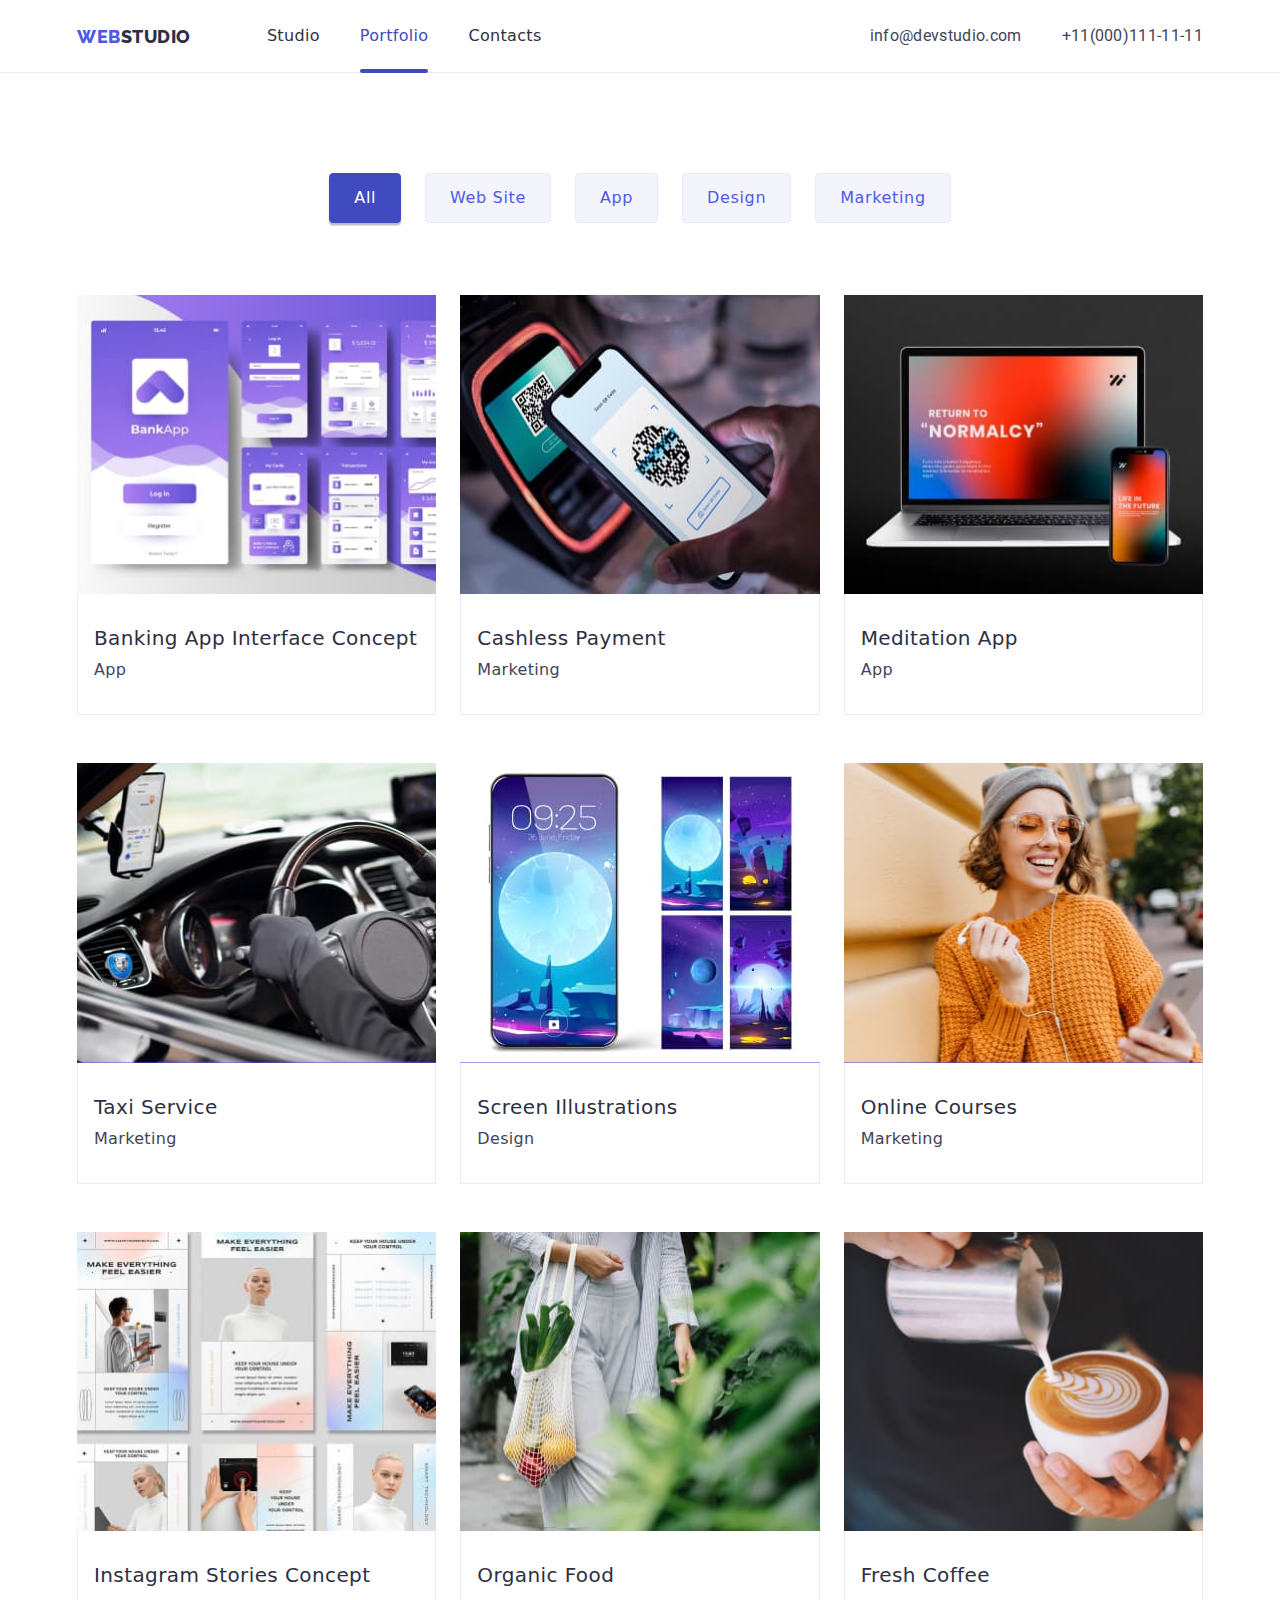
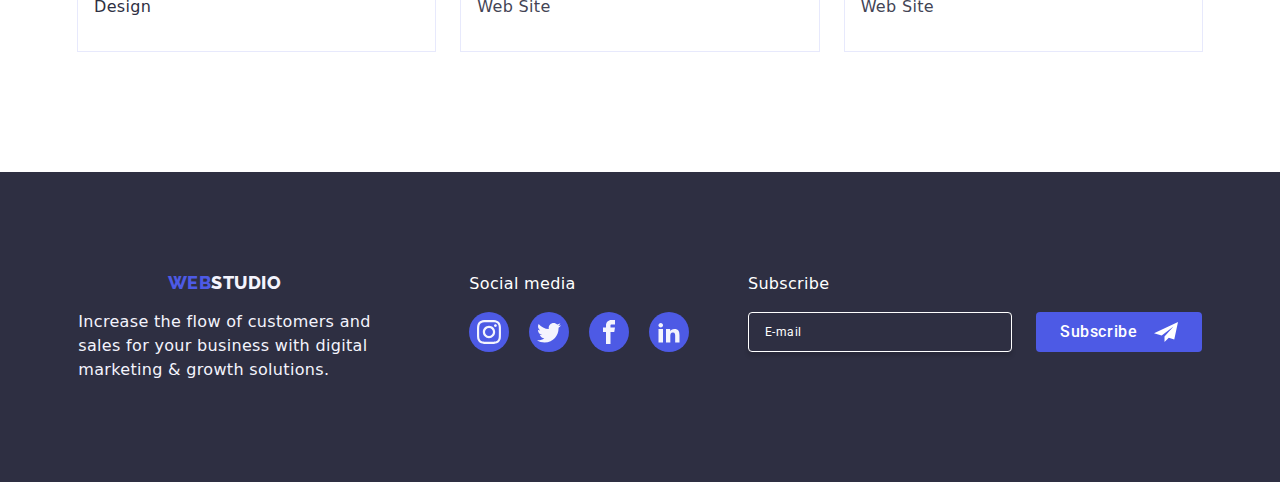
<file: portfolio.html>
<!DOCTYPE html>
<html lang="en">
  <head>
    <meta charset="UTF-8" />
    <meta name="viewport" content="width=device-width, initial-scale=1.0" />
    <title>Portfolio</title>

    <!-- CSS -->
    <link rel="stylesheet" href="./css/styles.css" />

    <!-- FONTS -->
    <link
      href="https://fonts.googleapis.com/css2?family=Raleway:wght@800&family=Roboto:wght@400;500;700;900&display=swap"
      rel="stylesheet"
    />

    <!-- CSS Normalize -->
    <link
      rel="stylesheet"
      href="https://cdnjs.cloudflare.com/ajax/libs/modern-normalize/2.0.0/modern-normalize.min.css"
    />
  </head>
  <body>
    <!-- Header Section -->
    <header class="header">
      <div class="container header-container">
        <nav class="header-nav">
          <a class="header-logo link" href="./portfolio.html">
            <span class="header-logo-web">WEB</span>STUDIO</a
          >
          <ul class="header-list list">
            <li class="header-list-item">
              <a class="header-link link" href="./index.html">Studio</a>
            </li>
            <li class="header-list-item">
              <a class="header-link link current" href="./portfolio.html"
                >Portfolio</a
              >
            </li>
            <li class="header-list-item">
              <a class="header-link link" href="./index.html">Contacts</a>
            </li>
          </ul>
        </nav>

        <address class="header-contacts">
          <ul class="header-contacts-list list">
            <li class="header-contacts-item">
              <a
                class="header-contacts-link link"
                href="mailto:info@devstudio.com"
                >info@devstudio.com</a
              >
            </li>
            <li class="header-contacts-item">
              <a class="header-contacts-link link" href="tel:+110001111111"
                >+11(000)111-11-11</a
              >
            </li>
          </ul>
        </address>

        <!-- Hamburger Menu Open -->
        <button
          class="menu-toggle js-open-menu"
          aria-expanded="false"
          aria-controls="mobile-menu"
        >
          <svg class="menu-icon" width="32" height="32">
            <use href="./images/icons.svg#icon-hamburger-open"></use>
          </svg>
        </button>

        <!-- Hamburger Menu Close Icon and Navigation -->
        <div class="menu-container js-menu-container" id="mobile-menu">
          <!-- Hamburger Menu Close Icon -->
          <button class="menu-toggle hamburger-close-button js-close-menu">
            <svg class="menu-icon" width="32" height="32">
              <use href="./images/icons.svg#icon-hamburger-close"></use>
            </svg>
          </button>

          <!-- Mobile Navigation -->
          <ul class="hamburger-menu-list list">
            <li class="hamburger-menu-item">
              <a class="hamburger-menu-link link" href="./index.html">Studio</a>
            </li>
            <li class="hamburger-menu-item">
              <a
                class="hamburger-menu-link menu-active link"
                href="./portfolio.html"
                >Portfolio</a
              >
            </li>
            <li class="hamburger-menu-item">
              <a class="hamburger-menu-link link" href="#">Contacts</a>
            </li>
          </ul>

          <!-- Mobile Contacts Address -->
          <div class="hamburger-wrapper">
            <address class="hamburger-address">
              <ul class="hamburger-contacts-list list">
                <li class="hamburger-contacts-item">
                  <a
                    class="hamburger-contacts-link highlight link"
                    href="tel:+110001111111"
                    >+11(000)111-11-11</a
                  >
                </li>
                <li class="hamburger-contacts-item">
                  <a
                    class="hamburger-contacts-link link"
                    href="mailto:info@devstudio.com"
                    >info@devstudio.com</a
                  >
                </li>
              </ul>
            </address>

            <!-- Mobile Social list -->
            <ul class="hamburger-social-list list">
              <li class="hamburger-social-item">
                <a
                  class="hamburger-social-link link"
                  href="https://instagram.com"
                  target="_blank"
                  rel="noopener noreferrer"
                >
                  <svg class="hamburger-social-link-box" width="32" height="32">
                    <use href="./images/icons.svg#instagram"></use>
                  </svg>
                </a>
              </li>
              <li class="hamburger-social-item">
                <a
                  class="hamburger-social-link link"
                  href="https://twitter.com"
                  target="_blank"
                  rel="noopener noreferrer"
                >
                  <svg class="hamburger-social-link-box" width="32" height="32">
                    <use href="./images/icons.svg#twitter"></use>
                  </svg>
                </a>
              </li>
              <li class="hamburger-social-item">
                <a
                  class="hamburger-social-link link"
                  href="https://facebook.com"
                  target="_blank"
                  rel="noopener noreferrer"
                >
                  <svg class="hamburger-social-link-box" width="32" height="32">
                    <use href="./images/icons.svg#facebook"></use>
                  </svg>
                </a>
              </li>
              <li class="hamburger-social-item">
                <a
                  class="hamburger-social-link link"
                  href="https://linkedin.com"
                  target="_blank"
                  rel="noopener noreferrer"
                >
                  <svg class="hamburger-social-link-box" width="32" height="32">
                    <use href="./images/icons.svg#linkedin"></use>
                  </svg>
                </a>
              </li>
            </ul>
          </div>
        </div>
      </div>
    </header>

    <!-- Filters Section -->
    <main>
      <section class="section filters-section">
        <div class="container projects-container">
          <ul class="filters-list list">
            <li class="filters-item">
              <button
                class="filters-button filters-active button"
                type="button"
              >
                All
              </button>
            </li>
            <li class="filters-item">
              <button class="filters-button button" type="button">
                Web Site
              </button>
            </li>
            <li class="filters-item">
              <button class="filters-button button" type="button">App</button>
            </li>
            <li class="filters-item">
              <button class="filters-button button" type="button">
                Design
              </button>
            </li>
            <li class="filters-item">
              <button class="filters-button button" type="button">
                Marketing
              </button>
            </li>
          </ul>
          <!-- Services section -->
          <!-- <section class="services-section"> -->
          <ul class="services-list list">
            <li class="services-item">
              <a class="services-link link" href="#">
                <div class="services-link-wrap">
                  <img
                    src="./images/image.jpg"
                    alt="image"
                    width="360"
                    height="300"
                  />
                  <p class="services-link-text">
                    14 Stylish and User-Friendly App Design Concepts · Task
                    Manager App · Calorie Tracker App · Exotic Fruit Ecommerce
                    App · Cloud Storage App
                  </p>
                </div>
                <div class="services-title-wrap">
                  <h3 class="services-title title">
                    Banking App Interface Concept
                  </h3>
                  <p class="services-text text">App</p>
                </div>
              </a>
            </li>
            <li class="services-item">
              <a class="services-link link" href="#">
                <div class="services-link-wrap">
                  <img
                    src="./images/phonebarcode.jpg"
                    alt="phonebarcode"
                    width="360"
                    height="300"
                  />
                  <p class="services-link-text">
                    14 Stylish and User-Friendly App Design Concepts · Task
                    Manager App · Calorie Tracker App · Exotic Fruit Ecommerce
                    App · Cloud Storage App
                  </p>
                </div>
                <div class="services-title-wrap">
                  <h3 class="services-title title">Cashless Payment</h3>
                  <p class="services-text text">Marketing</p>
                </div>
              </a>
            </li>
            <li class="services-item">
              <a class="services-link link" href="#">
                <div class="services-link-wrap">
                  <img
                    src="./images/laptop.jpg"
                    alt="laptop"
                    width="360"
                    height="300"
                  />
                  <p class="services-link-text">
                    14 Stylish and User-Friendly App Design Concepts · Task
                    Manager App · Calorie Tracker App · Exotic Fruit Ecommerce
                    App · Cloud Storage App
                  </p>
                </div>
                <div class="services-title-wrap">
                  <h3 class="services-title title">Meditation App</h3>
                  <p class="services-text text">App</p>
                </div>
              </a>
            </li>
            <li class="services-item">
              <a class="services-link link" href="#">
                <div class="services-link-wrap">
                  <img
                    src="./images/steeringwheel.jpg"
                    alt="steeringwheel"
                    width="360"
                    height="300"
                  />
                  <p class="services-link-text">
                    14 Stylish and User-Friendly App Design Concepts · Task
                    Manager App · Calorie Tracker App · Exotic Fruit Ecommerce
                    App · Cloud Storage App
                  </p>
                </div>
                <div class="services-title-wrap">
                  <h3 class="services-title title">Taxi Service</h3>
                  <p class="services-text text">Marketing</p>
                </div>
              </a>
            </li>
            <li class="services-item">
              <a class="services-link link" href="#">
                <div class="services-link-wrap">
                  <img
                    src="./images/cellphone.jpg"
                    alt="cellphone"
                    width="360"
                    height="300"
                  />
                  <p class="services-link-text">
                    14 Stylish and User-Friendly App Design Concepts · Task
                    Manager App · Calorie Tracker App · Exotic Fruit Ecommerce
                    App · Cloud Storage App
                  </p>
                </div>
                <div class="services-title-wrap">
                  <h3 class="services-title title">Screen Illustrations</h3>
                  <p class="services-text text">Design</p>
                </div>
              </a>
            </li>
            <li class="services-item">
              <a class="services-link link" href="#">
                <div class="services-link-wrap">
                  <img
                    src="./images/happygirl.jpg"
                    alt="happygirl"
                    width="360"
                    height="300"
                  />
                  <p class="services-link-text">
                    14 Stylish and User-Friendly App Design Concepts · Task
                    Manager App · Calorie Tracker App · Exotic Fruit Ecommerce
                    App · Cloud Storage App
                  </p>
                </div>
                <div class="services-title-wrap">
                  <h3 class="services-title title">Online Courses</h3>
                  <p class="services-text text">Marketing</p>
                </div>
              </a>
            </li>
            <li class="services-item">
              <a class="services-link link" href="#">
                <div class="services-link-wrap">
                  <img
                    src="./images/woman.jpg"
                    alt="woman"
                    width="360"
                    height="300"
                  />
                  <p class="services-link-text">
                    14 Stylish and User-Friendly App Design Concepts · Task
                    Manager App · Calorie Tracker App · Exotic Fruit Ecommerce
                    App · Cloud Storage App
                  </p>
                </div>
                <div class="services-title-wrap">
                  <h3 class="services-title title">
                    Instagram Stories Concept
                  </h3>
                  <p>Design</p>
                </div>
              </a>
            </li>
            <li class="services-item">
              <a class="services-link link" href="#">
                <div class="services-link-wrap">
                  <img
                    src="./images/fruitbag.jpg"
                    alt="fruitbag"
                    width="360"
                    height="300"
                  />
                  <p class="services-link-text">
                    14 Stylish and User-Friendly App Design Concepts · Task
                    Manager App · Calorie Tracker App · Exotic Fruit Ecommerce
                    App · Cloud Storage App
                  </p>
                </div>
                <div class="services-title-wrap">
                  <h3 class="services-title title">Organic Food</h3>
                  <p class="services-text text">Web Site</p>
                </div>
              </a>
            </li>
            <li class="services-item">
              <a class="services-link link" href="#">
                <div class="services-link-wrap">
                  <img
                    src="./images/coffee.jpg"
                    alt="coffee"
                    width="360"
                    height="300"
                  />
                  <p class="services-link-text">
                    14 Stylish and User-Friendly App Design Concepts · Task
                    Manager App · Calorie Tracker App · Exotic Fruit Ecommerce
                    App · Cloud Storage App
                  </p>
                </div>
                <div class="services-title-wrap">
                  <h3 class="services-title title">Fresh Coffee</h3>
                  <p class="services-text text">Web Site</p>
                </div>
              </a>
            </li>
          </ul>
        </div>
      </section>
      <!-- </section> -->
    </main>

    <!--Footer-->
    <footer class="footer">
      <div class="footer-container portfolio-footer-container container">
        <div class="footer-logo-wrapper list">
          <!-- <li class="footer-list-item"> -->
          <a href="./index.html" class="footer-logo link">
            <span class="footer-logo-web">WEB</span>STUDIO
          </a>
          <p class="footer-text text">
            Increase the flow of customers and<br />
            sales for your business with digital<br />
            marketing & growth solutions.
          </p>
        </div>
        <div class="footer-socials">
          <p class="footer-socials-text text">Social media</p>
          <ul class="footer-list list">
            <li class="footer-socials-item">
              <a href="#" class="footer-socials-link link">
                <svg class="footer-socials-icon" width="32" height="32">
                  <use href="./images/icons.svg#instagram"></use>
                </svg>
              </a>
            </li>

            <li class="footer-socials-item">
              <a href="#" class="footer-socials-link link">
                <svg class="footer-socials-icon" width="32" height="32">
                  <use href="./images/icons.svg#twitter"></use>
                </svg>
              </a>
            </li>

            <li class="footer-socials-item">
              <a href="#" class="footer-socials-link link">
                <svg class="footer-socials-icon" width="32" height="32">
                  <use href="./images/icons.svg#facebook"></use>
                </svg>
              </a>
            </li>

            <li class="footer-socials-item">
              <a href="#" class="footer-socials-link link">
                <svg class="footer-socials-icon" width="32" height="32">
                  <use href="./images/icons.svg#linkedin"></use>
                </svg>
              </a>
            </li>
          </ul>
        </div>
        <!-- FOOTER FORM -->
        <div class="footer-form-container">
          <form
            class="footer-subscription-form"
            name="subscribe-form"
            autocomplete="on"
          >
            <!-- Email -->
            <label class="footer-form-field">
              <span class="footer-subscription-text"> Subscribe </span>
              <input
                class="footer-form-input"
                type="email"
                name="subscription-email"
                placeholder="E-mail"
                required
              />
            </label>

            <!-- Footer Form Button -->
            <button class="footer-subscription-button" type="submit">
              Subscribe
              <svg class="footer-subscription-icon" width="24" height="24">
                <use href="./images/icons.svg#subscribe-icon"></use>
              </svg>
            </button>
          </form>
        </div>
      </div>
    </footer>

    <!-- MODAL SCRIPT -->
    <script src="./js/modal.js"></script>

    <!-- HAMBURGER MENU SCRIPT -->
    <script src="./js/mobile-menu.js"></script>
  </body>
</html>
</file>
<file: css/styles.css>
/* CSS Variable */
:root {
  --iris-color: #4d5ae5;
  --navyblue-color: #2e2f42;
  --slate-color: #434455;
  --white-color: #ffffff;
  --cloud-color: #f4f4fd;
  --ocean-color: #404bbf;
  --cornflower-color: #e7e9fc;
  --dairy-color: #fcfcfc;
  --lightslate-color: #8e8f99;
}

/* CSS Reset */
p,
h1,
h2,
h3,
h4,
h5,
h6 {
  margin: 0;
}
ul,
ol {
  margin: 0;
  padding: 0;
}
img {
  display: block;
  /* width: 100% --> the image will take up the full width of its parent container */
  width: 100%;
  /* max-width: 100% --> ensures that the image will not exceed its original size */
  max-width: 100%;
  height: auto;
}
/* END of CSS Reset */

.container {
  /* mobile first approah */
  max-width: 428px;
  padding-left: 15px;
  padding-right: 15px;
  margin: 0 auto;
  /* border: 2px solid red; */

  @media screen and (min-width: 768px) {
    max-width: 768px;
    padding: 0 0;
  }

  @media screen and (min-width: 1158px) {
    max-width: 1158px;
  }
}

body {
  font-family: "Roboto", sans-serif;
  font-size: 16px;
  font-style: normal;
  font-weight: 400;
  line-height: 24px;
  letter-spacing: 0.32px;
}
/* Gen. Styles */
.list {
  list-style: none;
  margin: 0;
  padding: 0;
}
.link {
  text-decoration: none;
  color: var(--navyblue-color);
}
.button {
  cursor: pointer;
  background-color: var(--iris-color);
  border-radius: 4px;
  font-size: 16px;
  font-style: normal;
  font-weight: 500;
  line-height: 24px;
  letter-spacing: 0.64px;
  border: none;
  display: flex;
  align-items: center;
}

.section-title {
  font-size: 36px;
  font-style: normal;
  font-weight: 700;
  line-height: 40px;
  letter-spacing: 0.72px;
  text-transform: capitalize;
}
.title {
  font-size: 20px;
  font-weight: 500;
  letter-spacing: 0.4px;
}
/* Header */
.header {
  background-color: var(--white-color);
  border-bottom: 1px solid var(--cornflower-color);
}

.header-container {
  display: flex;
  align-items: center;
  justify-content: space-between;
  height: 70px;

  @media screen and (min-width: 768px) {
    height: 72px;
  }

  @media screen and (min-width: 1158px) {
    height: 72px;
  }
}

.header-nav {
  display: flex;
  align-items: center;
  justify-content: space-between;
}

.header-list {
  display: none;

  @media screen and (min-width: 768px) {
    display: flex;
    margin-left: 120px;
    gap: 40px;

    font-weight: 500;
    font-size: 16px;
    line-height: 24px;
    letter-spacing: 0.02em;
  }

  @media screen and (min-width: 1158px) {
    display: flex;
    gap: 40px;
    margin-left: 76px;

    font-weight: 500;
    font-size: 16px;
    line-height: 24px;
    letter-spacing: 0.02em;
  }
}

.header-logo {
  color: var(--navyblue-color);
  font-family: "Raleway", sans-serif;
  font-size: 18px;
  font-style: normal;
  font-weight: 800;
  line-height: 21px;
  letter-spacing: 0.54px;
  text-transform: uppercase;
  transition: color 250ms cubic-bezier(0.4, 0, 0.2, 1);
  margin-left: 16px;
}
.header-logo:hover,
.header-logo:focus {
  color: var(--iris-color);
}
.header-logo-web {
  color: var(--iris-color);
}

.current {
  position: relative;
  color: var(--ocean-color);
}

.current::after {
  border: 2px solid var(--ocean-color);
  background-color: var(--ocean-color);
  border-radius: 2px;

  content: "";
  height: 4px;
  width: 100%;
  position: absolute;
  left: 0;
  bottom: -2px;
}

.header-link {
  font-weight: 500;
  display: block;
  padding: 24px 0;
  transition: color 250ms cubic-bezier(0.4, 0, 0.2, 1);
  position: relative;
}

.header-link:hover,
.header-link:focus {
  color: var(--ocean-color);
}

.header-link:after {
  content: "";
  position: absolute;
  width: 100%;
  height: 4px;
  bottom: -1px;
  left: 0;
  border-radius: 2px;
  transition: background-color 250ms cubic-bezier(0.4, 0, 0.2, 1),
    border 250ms cubic-bezier(0.4, 0, 0.2, 1);
  border: 2px solid transparent;
}

.header-link:hover:after,
.header-link:focus:after {
  /* bottom: -1px; */
  background-color: var(--ocean-color);
  border: 2px solid var(--ocean-color);
  width: 100%;
}

.header-contacts-list {
  display: none;

  @media screen and (min-width: 768px) {
    display: flex;
    flex-direction: column;
    gap: 12px;
    align-items: flex-end;
    margin-right: 16px;
  }

  @media screen and (min-width: 1158px) {
    display: flex;
    flex-direction: row;
    margin-left: auto;
    gap: 40px;
  }
}

.header-contacts-link {
  display: block;
  font-style: normal;

  color: var(--slate-color);
  transition: color 250ms cubic-bezier(0.4, 0, 0.2, 1);

  @media screen and (min-width: 768px) {
    color: var(--slate-color);
    font-family: Roboto;
    font-size: 12px;
    font-style: normal;
    font-weight: 400;
    line-height: 14px;
    letter-spacing: 0.48px;
  }

  @media screen and (min-width: 1158px) {
    padding: 24px 0;
    color: var(--slate-color);
    font-family: Roboto;
    font-size: 16px;
    font-style: normal;
    font-weight: 400;
    line-height: 24px; /* 150% */
    letter-spacing: 0.32px;
  }
}

.header-contacts-link:hover,
.header-contacts-link:focus {
  color: var(--iris-color);
}

/* Hero section */
.hero {
  background-color: var(--navyblue-color);
  padding: 112px 0;
  background-image: linear-gradient(
      to right,
      rgba(46, 47, 66, 0.7),
      rgba(46, 47, 66, 0.7)
    ),
    url(../images/dark-hero-bg.png), url(../images/hero-bg-m.jpg);
  background-repeat: no-repeat, no-repeat;
  background-position: center, center;
  background-size: cover, cover;

  @media screen and (min-width: 768px) {
    background-image: unset;
  }

  /* Mobile 2x */
  @media (min-device-pixel-ratio: 2),
    (min-resolution: 192dpi),
    (min-resolution: 2dppx) {
    background-image: url(../images/dark-hero-bg.png),
      url(../images/hero-bg-m@2x.jpg),
      linear-gradient(to right, rgba(46, 47, 66, 0.7), rgba(46, 47, 66, 0.7));
  }

  /* Tablet 1x */
  @media screen and (min-width: 768px) {
    padding: 112px 0;
    background-image: url(../images/dark-hero-bg.png),
      url(../images/hero-bg-t.jpg),
      linear-gradient(to right, rgba(46, 47, 66, 0.7), rgba(46, 47, 66, 0.7));

    /* Tablet2x */
    @media (min-device-pixel-ratio: 2),
      (min-resolution: 192dpi),
      (min-resolution: 2dppx) {
      background-image: url(../images/dark-hero-bg.png),
        url(../images/hero-bg-t@2x.jpg),
        linear-gradient(to right, rgba(46, 47, 66, 0.7), rgba(46, 47, 66, 0.7));
    }
  }

  /* Desktop 1x */
  @media screen and (min-width: 1158px) {
    padding: 188px 0;
    background-image: url(../images/dark-hero-bg.png),
      url(../images/hero-bg-d.jpg),
      linear-gradient(to right, rgba(46, 47, 66, 0.7), rgba(46, 47, 66, 0.7));
    background-size: 1440px, 1440px;

    /* Desktop 2x */
    @media (min-device-pixel-ratio: 2),
      (min-resolution: 192dpi),
      (min-resolution: 2dppx) {
      background-image: url(../images/dark-hero-bg.png),
        url(../images/hero-bg-d@2x.jpg),
        linear-gradient(to right, rgba(46, 47, 66, 0.7), rgba(46, 47, 66, 0.7));
    }
  }
}

.hero-container {
  display: flex;
  flex-direction: column;
  align-items: center;
}

.hero-section {
  padding-top: 112px;
  padding-bottom: 112px;

  @media screen and (min-width: 1158px) {
    padding-top: 188px;
    padding-bottom: 188px;
  }
}

.hero-title {
  color: var(--white-color);
  font-size: 36px;
  /* font-size: 56px; */
  font-weight: 700;
  line-height: 60px;
  letter-spacing: 1.12px;
  text-align: center;
  margin-bottom: 48px;

  @media screen and (min-width: 768px) {
    font-size: 56px;
  }
  @media screen and (min-width: 1158px) {
    font-size: 56px;
  }
}

.hero-section-button {
  display: flex;
  align-items: center;
}

.hero-button {
  color: var(--white-color);
  font-family: inherit;
  border: 0;
  box-shadow: 0px 4px 4px 0px rgba(0, 0, 0, 0.15);
  padding: 16px 32px;
  align-items: center;
  gap: 10px;
  transition: background-color 250ms cubic-bezier(0.4, 0, 0.2, 1),
    box-shadow 250ms cubic-bezier(0.4, 0, 0.2, 1);
}

.hero-button:hover,
.hero-button:focus {
  background: var(--ocean-color);
  box-shadow: 0px 4px 4px 0px rgba(0, 0, 0, 0.15);
}

/*  section 2-3*/
.section {
  padding-bottom: 96px;
  padding-top: 96px;
  background-color: var(--white-color);

  @media screen and (min-width: 768px) {
    padding-top: 96px;
    padding-bottom: 96px;
  }

  @media screen and (min-width: 1158px) {
    padding-top: 120px;
    padding-bottom: 120px;
  }
}

.section-list-wrap {
  display: flex;
  flex-direction: column;
}

.feature-list {
  display: flex;
  flex-direction: column;
  gap: 72px;

  @media screen and (min-width: 768px) {
    display: flex;
    flex-direction: row;
    flex-wrap: wrap;
    align-items: center;
    justify-content: center;
    column-gap: 24px;
    row-gap: 72px;
    margin: 0 15px;
  }

  @media screen and (min-width: 1158px) {
    display: flex;
    flex-direction: row;
    flex-wrap: nowrap;
    align-items: center;
    justify-content: center;
    column-gap: 24px;
    row-gap: 0;
    margin: 0 0;
  }
}

.section-list {
  display: flex;
  justify-content: center;
  flex-wrap: wrap;
  gap: 72px;
  text-align: start;
  flex-direction: flex-start;

  @media screen and (min-width: 768px) {
    flex-wrap: wrap;
    row-gap: 64px;
    column-gap: 24px;
    justify-content: space-evenly;
  }

  @media screen and (min-width: 1158px) {
    flex-wrap: nowrap;
    display: flex;
    justify-content: space-evenly;
    gap: 24px;
  }
}

.feature-item {
  width: 100%;

  @media screen and (min-width: 768px) {
    width: calc((100% - 24px) / 2);
  }

  @media screen and (min-width: 1158px) {
    width: calc((100% - 72px) / 4);
  }
}

.section-list-container {
  display: flex;
  justify-content: space-evenly;
}

.section-title {
  color: var(--navyblue-color);
  font-size: 36px;
  font-style: normal;
  font-weight: 700;
  line-height: 40px;
  letter-spacing: 0.72px;
  text-transform: capitalize;
  text-align: center;
  margin-bottom: 72px;
}

.section-no-top-padding {
  display: none;

  @media screen and (min-width: 1158px) {
    display: inherit;
    padding-top: 0;
  }
}

.section-item-title {
  color: var(--navyblue-color);
  justify-content: center;
  text-align: center;

  font-size: 36px;
  font-weight: 700;
  line-height: 40px; /* 111.111% */
  letter-spacing: 0.72px;

  @media screen and (min-width: 768px) {
    text-align: left;
  }

  @media screen and (min-width: 1158px) {
    font-family: Roboto;
    font-size: 20px;
    font-style: normal;
    font-weight: 500;
    line-height: 24px; /* 120% */
    letter-spacing: 0.4px;
    text-align: left;
  }
}

.section-item-text {
  color: var(--slate-color);
  font-family: Roboto;
  font-size: 16px;
  font-style: normal;
  font-weight: 500;
  line-height: 24px; /* 150% */
  letter-spacing: 0.32px;

  @media screen and (min-width: 768px) {
    color: var(--slate-color);
    font-family: Roboto;
    font-size: 16px;
    font-style: normal;
    font-weight: 500;
    line-height: 24px; /* 150% */
    letter-spacing: 0.32px;
  }

  @media screen and (min-width: 1158px) {
    color: var(--slate-color);
    font-family: Roboto;
    font-size: 16px;
    font-style: normal;
    font-weight: 400;
    line-height: 24px; /* 150% */
    letter-spacing: 0.32px;
  }
}

.section-item-name {
  display: flex;
  width: 100%;
  flex-direction: column;
  justify-content: space-evenly;
  align-items: center;
  gap: 8px;
  margin-bottom: 8px;
}

.section-item-position {
  display: flex;
  flex-direction: column;
  justify-content: center;
  align-items: center;
}

.section-list-item {
  background-color: var(--white-color);
  border-radius: 0px 0px 4px 4px;
  box-shadow: 0px 2px 1px 0px rgba(46, 47, 66, 0.08),
    0px 1px 1px 0px rgba(46, 47, 66, 0.16),
    0px 1px 6px 0px rgba(46, 47, 66, 0.08);
}

.feature-svg-box {
  display: none;

  @media screen and (min-width: 1158px) {
    width: 264px;
    height: 112px;
    background-color: var(--cloud-color);
    display: flex;
    justify-content: center;
    align-items: center;
    border-radius: 4px;
    margin-bottom: 8px;
  }
}

.team-social {
  display: flex;
  justify-content: center;
  gap: 24px;
  margin-top: 8px;
}

.team-social-link-box {
  fill: currentColor;
  width: 16px;
  height: 16px;
}

.team-social-link {
  width: 40px;
  height: 40px;
  border-radius: 50%;
  display: flex;
  align-items: center;
  justify-content: center;
  color: var(--cloud-color);
  background-color: var(--iris-color);
  transition: background-color 250ms cubic-bezier(0.4, 0, 0.2, 1);
}

.team-social-link:hover,
.team-social-link:focus {
  background-color: var(--ocean-color);
}

.team-container {
  flex-direction: column;
  justify-content: center;
  align-items: center;
  gap: 32px;
}

.section-item-wrap {
  padding-top: 32px;
  padding-bottom: 32px;
  gap: 32px;
  width: 100%;
  text-align: center;
}

/* section 4 */
.section-grey {
  background-color: var(--cloud-color);
}

.section-item {
  background-color: var(--white-color);
}

.section-item-name {
  color: var(--navyblue-color);
}
.section-item-position {
  color: var(--slate-color);
}

/* Customers section */

.customers-title {
  color: var(--navyblue-color);
  display: flex;
  justify-content: center;
  align-items: center;
}

.customers-list {
  display: flex;
  flex-wrap: wrap;
  justify-content: center;
  column-gap: 16px;
  row-gap: 72px;

  @media screen and (min-width: 768px) {
    display: flex;
    flex-wrap: wrap;
    justify-content: center;
    column-gap: 24px;
    row-gap: 72px;
    margin-left: 15px;
  }

  @media screen and (min-width: 1158px) {
    display: flex;
    flex-wrap: nowrap;
    justify-content: center;
    column-gap: 24px;
    row-gap: 0;
    margin-left: 0;
  }
}

.customers-list-item {
  width: calc((100% - 30px) / 2);
  height: 90px;

  @media screen and (min-width: 768px) {
    width: calc((100% - 150px) / 3);
  }
  @media screen and (min-width: 1158px) {
    width: calc((100% - 150px) / 6);
  }
}

.customers-link {
  width: 100%;
  height: 100%;
  stroke-width: 0;
  stroke: currentColor;
}

.customers-box-svg {
  width: 104px;
  height: 56px;
  fill: currentColor;
}

.customers-box-svg:hover,
.customers-box-svg:focus {
  border-color: var(--ocean-color);
  color: var(--ocean-color);
}

.customers-box {
  width: 168px;
  height: 88px;
  border: 1px solid #8e8f99;
  border-radius: 5px;
  display: flex;
  justify-content: center;
  align-items: center;
  color: #8e8f99;
  transition: border-color 250ms cubic-bezier(0.4, 0, 0.2, 1),
    color 250ms cubic-bezier(0.4, 0, 0.2, 1);
}

.customers-box:hover,
.customers-box:focus {
  border-color: var(--ocean-color);
  color: var(--ocean-color);
}

/* Footer section */
.footer {
  padding: 96px 0;
  background-color: var(--navyblue-color);

  @media screen and (min-width: 768px) {
    padding: 96px 0;
  }

  @media screen and (min-width: 1158px) {
    padding: 100px 0;
  }
}

.footer-container {
  display: flex;
  flex-direction: column;
  flex-wrap: wrap;
  row-gap: 72px;

  @media screen and (min-width: 768px) {
    display: flex;
    flex-direction: row;
    flex-wrap: wrap;
    column-gap: 24px;
    row-gap: 72px;
    padding: 0 70px;
  }

  @media screen and (min-width: 1158px) {
    display: flex;
    flex-direction: row;
    flex-wrap: nowrap;
    justify-content: space-around;
    row-gap: 0;
    padding: 0;
  }
}

.footer-subscription-form {
  display: flex;
  flex-direction: column;
  gap: 16px;

  @media screen and (min-width: 768px) {
    display: flex;
    flex-direction: row;
    justify-content: space-between;

    gap: 24px;
  }

  @media screen and (min-width: 1158px) {
    display: flex;
    flex-direction: row;
    gap: 24px;
  }
}

.footer-subscription-text {
  color: var(--white, #fff);
  font-size: 16px;
  font-weight: 500;
  line-height: 24px;
  letter-spacing: 0.32px;
  display: block;
  text-align: center;

  @media screen and (min-width: 768px) {
    text-align: left;
  }

  @media screen and (min-width: 1158px) {
    text-align: left;
  }
}

.footer-logo {
  color: var(--cloud-color);
  font-family: "Raleway";
  font-size: 18px;
  font-style: normal;
  font-weight: 800;
  line-height: 21px;
  letter-spacing: 0.54px;
  text-transform: uppercase;
  display: block;
  text-align: center;
  transition: color 250ms cubic-bezier(0.4, 0, 0.2, 1);
}

.footer-logo:hover,
.footer-logo:focus {
  color: var(--iris-color);
}
.footer-logo-web {
  color: var(--iris-color);
  /* text-align: center; */
}

.footer-list-item {
  display: block;
  justify-content: center;

  @media screen and (min-width: 1158px) {
    display: flex;
    flex-direction: column;
  }
}

.footer-text {
  color: var(--cloud-color);
  margin-top: 17px;
  display: flex;
  justify-content: center;
  text-align: left;
}

.footer-list {
  display: flex;
  justify-content: center;
  gap: 20px;
  margin-top: 16px;

  @media screen and (min-width: 768px) {
    justify-content: flex-start;
  }

  @media screen and (min-width: 1158px) {
    justify-content: flex-start;
  }
}

.footer-socials-item {
  width: 40px;
  height: 40px;
}

.footer-socials {
  @media screen and (min-width: 1158px) {
    margin-left: 40px;
  }
}

.footer-socials-text {
  color: var(--white-color);
  display: flex;
  justify-content: center;
  font-size: 16px;
  font-weight: 500;
  line-height: 24px;
  letter-spacing: 0.32px;
  text-align: center;

  @media screen and (min-width: 768px) {
    text-align: left;
  }

  @media screen and (min-width: 1158px) {
    text-align: left;
    justify-content: left;
  }
}

.footer-socials-icon {
  width: 24px;
  height: 24px;
  fill: currentColor;
}

.footer-socials-link {
  width: 100%;
  height: 100%;
  display: flex;
  align-items: center;
  justify-content: center;
  color: var(--cloud-color);
  background-color: var(--iris-color);
  border-radius: 50%;
  transition: background-color 250ms cubic-bezier(0.4, 0, 0.2, 1);
}

.footer-socials-link:hover,
.footer-socials-link:focus {
  cursor: pointer;
  background-color: #31d0aa;
}

/* FOOTER FORM */
.footer-form-container {
  @media screen and (min-width: 768px, max-width: 1157px) {
    display: flex;
    flex-direction: row;
    justify-content: left;
    width: 84%;
  }
  @media screen and () {
    display: flex;
    flex-direction: row;
    justify-content: left;
    width: 84%;
  }
}

.footer-form {
  display: flex;
  flex-direction: column;
  gap: 16px;

  @media screen and (min-width: 1158px) {
    display: flex;
    justify-content: flex-start;
    align-items: center;
  }
}

.footer-form-input {
  color: var(--white-color);
  background-color: transparent;
  font-size: 12px;
  font-weight: 400;
  line-height: 24px;
  letter-spacing: 0.48px;
  height: 40px;
  padding: 8px 16px;
  outline: none;
  border-radius: 4px;
  border: 1px solid var(--white, #fff);
  box-shadow: 0px 4px 4px 0px rgba(0, 0, 0, 0.15);
  margin-top: 16px;
  transition: border 250ms cubic-bezier(0.4, 0, 0.2, 1);
  width: 100%;

  @media screen and (min-width: 768px) {
    width: 264px;
  }

  @media screen and (min-width: 1158px) {
    width: 264px;
  }
}

.footer-form-input:hover,
.footer-form-input:focus {
  border: 1px solid var(--ocean-color);
}

.footer-form-input::placeholder {
  color: currentColor;
  font-family: Roboto;
  font-size: 12px;
  font-style: normal;
  font-weight: 400;
  line-height: 24px;
  letter-spacing: 0.48px;
}

.footer-subscription-button {
  border: none;
  border-radius: 4px;
  background: var(--iris-color);
  padding: 8px 24px;
  display: flex;
  justify-content: center;
  align-items: center;
  align-self: center;
  gap: 16px;
  cursor: pointer;
  color: var(--white-color);
  font-family: Roboto;
  font-size: 16px;
  font-style: normal;
  font-weight: 500;
  line-height: 24px;
  letter-spacing: 0.64px;
  transition: background-color 250ms cubic-bezier(0.4, 0, 0.2, 1);

  @media screen and (min-width: 768px) {
    align-self: flex-end;
  }

  @media screen and (min-width: 1158px) {
    align-self: flex-end;
  }
}

.footer-subscription-button:hover {
  background-color: var(--ocean-color);
}

.footer-subscription-icon {
  fill: currentColor;
}

.footer-form-field {
  @media screen and (min-width: 768px) {
  }
}

/* Portfolio page*/
/* Filters section */
.filters-section {
  padding-top: 48px;
  padding-bottom: 48px;

  @media screen and (min-width: 768px) {
    padding-top: 64px;
    padding-bottom: 64px;
  }

  @media screen and (min-width: 1158px) {
    padding-top: 100px;
    padding-bottom: 120px;
  }
}

.filters-container {
  display: flex;
  flex-direction: column;
  justify-content: flex-start;
  align-items: center;
}

.filters-list {
  display: flex;
  flex-wrap: wrap;
  gap: 24px;
  margin-bottom: 72px;
  align-items: center;

  @media screen and (min-width: 768px) {
    flex-wrap: nowrap;
    align-items: center;
    justify-content: center;
  }

  @media screen and (min-width: 1158px) {
    flex-wrap: nowrap;
    align-items: center;
    justify-content: center;
  }
}

.filters-item {
  display: inline-flex;
}

.filters-button {
  color: var(--iris-color);
  background-color: var(--cloud-color);
  border-radius: 4px;
  border: 1px solid var(--cornflower-color);
  font-family: inherit;
  padding: 12px 24px;
  transition: background-color 250ms cubic-bezier(0.4, 0, 0.2, 1),
    color 250ms cubic-bezier(0.4, 0, 0.2, 1),
    border-color 250ms cubic-bezier(0.4, 0, 0.2, 1),
    box-shadow 250ms cubic-bezier(0.4, 0, 0.2, 1);
}

.filters-button:hover,
.filters-button:focus,
.filters-active {
  background-color: var(--ocean-color);
  color: var(--white-color);
  border-color: var(--ocean-color);
  box-shadow: 0px 2px 2px 0px rgba(0, 0, 0, 0.12),
    0px 2px 1px 0px rgba(0, 0, 0, 0.08), 0px 3px 1px 0px rgba(0, 0, 0, 0.1);
}

/* Services section */

.services-link {
  display: block;
  transition: box-shadow 250ms cubic-bezier(0.4, 0, 0.2, 1);
}

.services-link:hover,
.services-link:focus {
  box-shadow: 0px 2px 1px 0px rgba(46, 47, 66, 0.08),
    0px 1px 1px 0px rgba(46, 47, 66, 0.16),
    0px 1px 6px 0px rgba(46, 47, 66, 0.08);
}

.services-link-wrap {
  position: relative;
  overflow: hidden;
}

.services-link-text {
  position: absolute;
  top: 0;
  height: 100%;
  width: 100%;
  padding: 40px 32px;
  color: var(--cloud-color);
  background-color: var(--iris-color);
  transform: translateY(100%);
  transition: transform 250ms cubic-bezier(0.4, 0, 0.2, 1);
}

.services-item {
  width: 100%;
  display: flex;
  flex-direction: column;

  transition: transform 250ms cubic-bezier(0.4, 0, 0.2, 1);

  @media screen and (min-width: 768px) {
    width: calc((100% - 24px) / 2);
  }

  @media screen and (min-width: 1158px) {
    width: calc((100% - 48px) / 3);
  }
}

.services-link:hover .services-link-text {
  transform: translateY(0);
}

.services-link:focus .services-link-text {
  transform: translateY(0);
}

.services-list {
  background-color: var(--white-color);
  display: flex;
  flex-wrap: wrap;
  gap: 48px;

  @media screen and (min-width: 768px) {
    display: flex;
    flex-wrap: wrap;
    justify-content: left;
    column-gap: 24px;
    row-gap: 72px;
    margin: 0 16px;
  }

  @media screen and (min-width: 1158px) {
    display: flex;
    column-gap: 24px;
    row-gap: 48px;
  }
}

.services-item {
  background: var(--white-color);
}
.services-title {
  color: var(--navyblue-color);
  margin-bottom: 8px;
}
.services-text {
  color: var(--slate-color);
}

.services-container {
  margin-top: 0;
}

.services-title-wrap {
  border: 1px solid var(--cornflower-color);
  padding: 32px 16px;
  border-top: none;
}

/* MODAL  WINDOW*/
.backdrop {
  position: fixed;
  top: 0;
  left: 0;
  width: 100%;
  height: 100%;
  background-color: rgba(0, 0, 0, 0.2);
  opacity: 1;
  transition: opacity 250ms cubic-bezier(0.4, 0, 0.2, 1);
}

.modal {
  position: absolute;
  top: 50%;
  left: 50%;
  width: 100vw;
  height: 100vh;
  /* width: 392px; */
  padding: 72px 24px 24px;
  background-color: var(--dairy-color);
  border-radius: 4px;
  box-shadow: 0px 2px 1px 0px rgba(0, 0, 0, 0.2),
    0px 1px 3px 0px rgba(0, 0, 0, 0.12), 0px 1px 1px 0px rgba(0, 0, 0, 0.14);

  transform: translate(-50%, -50%) scale(1);
  transition: transform 250ms cubic-bezier(0.4, 0, 0.2, 1),
    box-shadow 250ms cubic-bezier(0.4, 0, 0.2, 1),
    background-color 250ms cubic-bezier(0.4, 0, 0.2, 1);

  @media screen and (min-width: 428px) {
    width: 408px;
    height: auto;
  }

  /* @media screen and (min-width: 1158px) {
    width: 408px;
  } */
}

.backdrop.is-hidden .modal {
  transform: translate(-50%, -50%) scale(0);
}

.modal-close {
  position: absolute;
  top: 24px;
  right: 24px;
  padding: 0;
  display: flex;
  justify-content: center;
  align-items: center;
  width: 24px;
  height: 24px;

  background-color: var(--cornflower-color);
  color: var(--navyblue-color);
  border: 1px solid rgba(0, 0, 0, 0.1);
  border-radius: 15px;
  cursor: pointer;

  transition: color 250ms cubic-bezier(0.4, 0, 0.2, 1),
    background-color 250ms cubic-bezier(0.4, 0, 0.2, 1),
    border 250ms cubic-bezier(0.4, 0, 0.2, 1);
}

.modal-close-icon {
  fill: currentColor;
}

.modal-close:hover,
.modal-close:focus {
  color: var(--white-color);
  background-color: var(--ocean-color);
  border: 1px solid var(--ocean-color);
}

.is-hidden {
  visibility: none;
  opacity: 0;
  pointer-events: none;
}

/* Modal Form */
.modal-title {
  text-align: center;
  color: var(--navyblue-color);
  margin-bottom: 30px;
  font-family: Roboto;
  font-size: 16px;
  font-style: normal;
  font-weight: 500;
  line-height: 24px;
  letter-spacing: 0.48px;
}

.modal-form {
  display: flex;
  flex-direction: column;
  align-items: center;
}

.form-field {
  display: block;
  position: relative;
  width: 100%;
  margin-bottom: 26px;
}

.form-label {
  position: absolute;
  top: -18px;
  color: var(--lightslate-color);
  font-size: 12px;
  font-style: normal;
  line-height: 14px;
  letter-spacing: 0.48px;
}

.form-input {
  display: block;
  width: 100%;
  height: 40px;
  background-color: var(--white-color);
  border-radius: 4px;
  border: 1px solid rgba(46, 47, 66, 0.4);
  padding: 11px 16px 11px 40px;
}

.form-textarea {
  display: block;
  width: 100%;
  padding: 8px 16px 11px 40px;
  font-size: 12px;
  line-height: 14px;
  letter-spacing: 0.48px;
  border-radius: 4px;
  border: 1px solid rgba(46, 47, 66, 0.4);
  transition: border 250ms cubic-bezier(0.4, 0, 0.2, 1);
}

.form-textarea {
  padding-left: 16px;
  resize: none;
}

.form-textarea::placeholder {
  color: rgba(46, 47, 66, 0.4);
}

.form-input:hover,
.form-textarea:hover,
.form-input:focus,
.form-textarea:focus {
  outline: none;
  border-color: var(--iris-color);
  transition: border-color 250ms cubic-bezier(0.4, 0, 0.2, 1);
}

/* Form Icons */
.form-icon {
  position: absolute;
  top: 50%;
  left: 12px;
  transform: translateY(-50%);
  fill: var(--navyblue-color);
  transition: fill 250ms cubic-bezier(0.4, 0, 0.2, 1);
}

/* "+" icon means adjacent sibling selector */
.form-input:hover + .form-icon,
.form-input:focus + .form-icon {
  fill: var(--iris-color);
}

.form-agreement {
  display: flex;
  justify-content: center;
  align-items: center;
  margin-bottom: 34px;
}

.form-checkbox {
  margin-left: -30px;
}

.visually-hidden {
  opacity: 0;
  pointer-events: none;

  position: absolute;
  width: 1px;
  height: 1px;
  margin: -1px;
  border: 0;
  padding: 0;
  white-space: nowrap;
  clip-path: inset(100%);
  clip: rect(0 0 0 0);
  overflow: hidden;
}

.form-checkbox-icon {
  fill: none;
  stroke-width: 1px;
  border: 1px solid rgba(46, 47, 66, 0.4);
  border-radius: 2px;
  transition: border-color 250ms cubic-bezier(0.4, 0, 0.2, 1),
    background-color 250ms cubic-bezier(0.4, 0, 0.2, 1),
    fill 250ms cubic-bezier(0.4, 0, 0.2, 1);
}

.form-checkbox:checked + .form-checkbox-icon {
  background-color: var(--ocean-color);
  border-color: var(--ocean-color);
  fill: var(--white-color);
}

.form-terms {
  color: var(--iris-color);
}

.form-term-accept {
  color: var(--lightslate-color);
  font-size: 12px;
  line-height: 14px; /* 116.667% */
  letter-spacing: 0.48px;
  margin-left: 8px;
}

.form-agreement {
  position: relative;
  margin-bottom: 24px;
}

.button-center {
  display: block;
  padding: 16px 32px;
  width: 169px;
  height: 56px;
  background-color: var(--iris-color);
  border-color: var(--iris-color);
  box-shadow: 0px 4px 4px 0px rgba(0, 0, 0, 0.15);
  border-radius: 4px;
  color: var(--white-color);
  transition: background-color 250ms cubic-bezier(0.4, 0, 0.2, 1),
    border-color 250ms cubic-bezier(0.4, 0, 0.2, 1);
}

.button-center:hover,
.buttoon-center:focus {
  background-color: var(--ocean-color);
  border-color: var(--ocean-color);
}

/* Hamburger Menu Open */
.menu-toggle {
  display: flex;
  align-items: center;
  justify-content: center;

  margin-left: auto;
  padding: 0;
  background-color: transparent;
  cursor: pointer;
  border: none;
  border-radius: 50%;
  outline: none;
  color: var(--navyblue-color);

  @media screen and (min-width: 768px) {
    display: none;
  }
}

.menu-icon {
  fill: currentColor;
}

/* Hamburger Menu Navogations and Close Icon */
.menu-container {
  display: flex;
  flex-direction: column;
  justify-content: space-between;
  position: fixed;
  top: 0;
  left: 0;
  width: 100vw;
  height: 100vh;
  padding: 48px 40px;
  background-color: var(--white-color);
  z-index: 200;

  transform: translateX(100%);
  transition: trasform 250ms cubic-bezier(0.4, 0, 0.2, 1);
}

.menu-container.is-open {
  transform: translateX(0);
}

.hamburger-close-button {
  position: absolute;
  top: 24px;
  right: 24px;
  padding: 0;
  width: 24px;
  height: 24px;

  background-color: var(--cornflower-color);
  color: var(--navyblue-color);
  border: 1px solid rgba(0, 0, 0, 0.1);
  border-radius: 15px;
  cursor: pointer;

  transition: background-color 250ms cubic-bezier(0.4, 0, 0.2, 1),
    color 250ms cubic-bezier(0.4, 0, 0.2, 1);
}

.menu-icon {
  fill: currentColor;
}

.hamburger-close-button:hover,
.hamburger-close-button:focus {
  background-color: var(--ocean-color);
  border: 1px solid var(--ocean-color);
  color: var(--white-color);
}

/* .hamburger-close-button {
  position: absolute;
  top: 24px;
  right: 24px;
  padding: 0;
  width: 24px;
  height: 24px;
  background-color: var(--cornflower-color);
  color: var(--navyblue-color);
  border: 1px solid rgba(0, 0, 0, 0.1);
  border-radius: 15px;
  cursor: pointer;
  transition: background-color 250ms cubic-bezier(0.4, 0, 0.2, 1),
    border 250ms cubic-bezier(0.4, 0, 0.2, 1),
    color 250ms cubic-bezier(0.4, 0, 0.2, 1);
}

.menu-close-icon {
  fill: currentColor;
}

.menu-close-icon:hover,
.menu-close-icon:focus {
  color: var(--white-color);
  background-color: var(--ocean-color);
  border: 1px solid var(--ocean-color);
} */

/* Mobile Navigation */
.hamburger-menu-item {
  color: var(--navyblue-color);
  font-size: 36px;
  font-weight: 700;
  line-height: 400px;
  letter-spacing: 0.72px;
}

.hamburger-menu-list {
  display: flex;
  flex-direction: column;
}

.hamburger-menu-link {
  display: block;
  font-size: 36px;
  font-weight: 700;
  line-height: 40px; /* 111.111% */
  letter-spacing: 0.72px;
  text-transform: capitalize;
  color: var(--navyblue-color);

  transition: color 250ms cubic-bezier(0.4, 0, 0.2, 1);
}

.hamburger-menu-link:hover,
.hamburger-menu-link:focus,
.hamburger-menu-link.menu-active {
  color: var(--ocean-color);
}
.hamburger-menu-item {
  margin-bottom: 40px;
}

.hamburger-contacts {
  gap: 40px;
}

.hamburger-contacts-list {
  gap: 40px;
}

.hamburger-contacts-link.highlight {
  color: var(--iris-color);
  font-size: 36px;
  font-weight: 700;
  line-height: 40px; /* 111.111% */
  letter-spacing: 0.72px;
  text-transform: capitalize;
  font-style: normal;
}

.hamburger-contacts-link {
  color: var(--slate-color);
  font-size: 20px;
  font-weight: 500;
  line-height: 24px; /* 120% */
  letter-spacing: 0.4px;
  font-style: normal;

  transition: color 250ms cubic-bezier(0.4, 0, 0.2, 1);
}

.hamburger-contacts-link:hover,
.hamburger-contacts-link:focus {
  color: var(--ocean-color);
}

.hamburger-contacts-item {
  margin-bottom: 40px;
}

.hamburger-wrapper {
  display: flex;
  flex-direction: column;
}

.hamburger-social-list {
  display: flex;
  justify-content: space-between;
  gap: 56px;
  margin-top: 8px;
}

.hamburger-social-link-box {
  fill: currentColor;
  width: 24px;
  height: 24px;
}

.hamburger-social-link {
  width: 40px;
  height: 40px;
  border-radius: 50%;
  display: flex;
  align-items: center;
  justify-content: center;
  color: var(--cloud-color);
  background-color: var(--iris-color);
  transition: background-color 250ms cubic-bezier(0.4, 0, 0.2, 1);
}

.hamburger-social-link:hover,
.hamburger-social-link:focus {
  background-color: var(--ocean-color);
}

.hamburger-address {
  gap: 40px;
}
</file>
